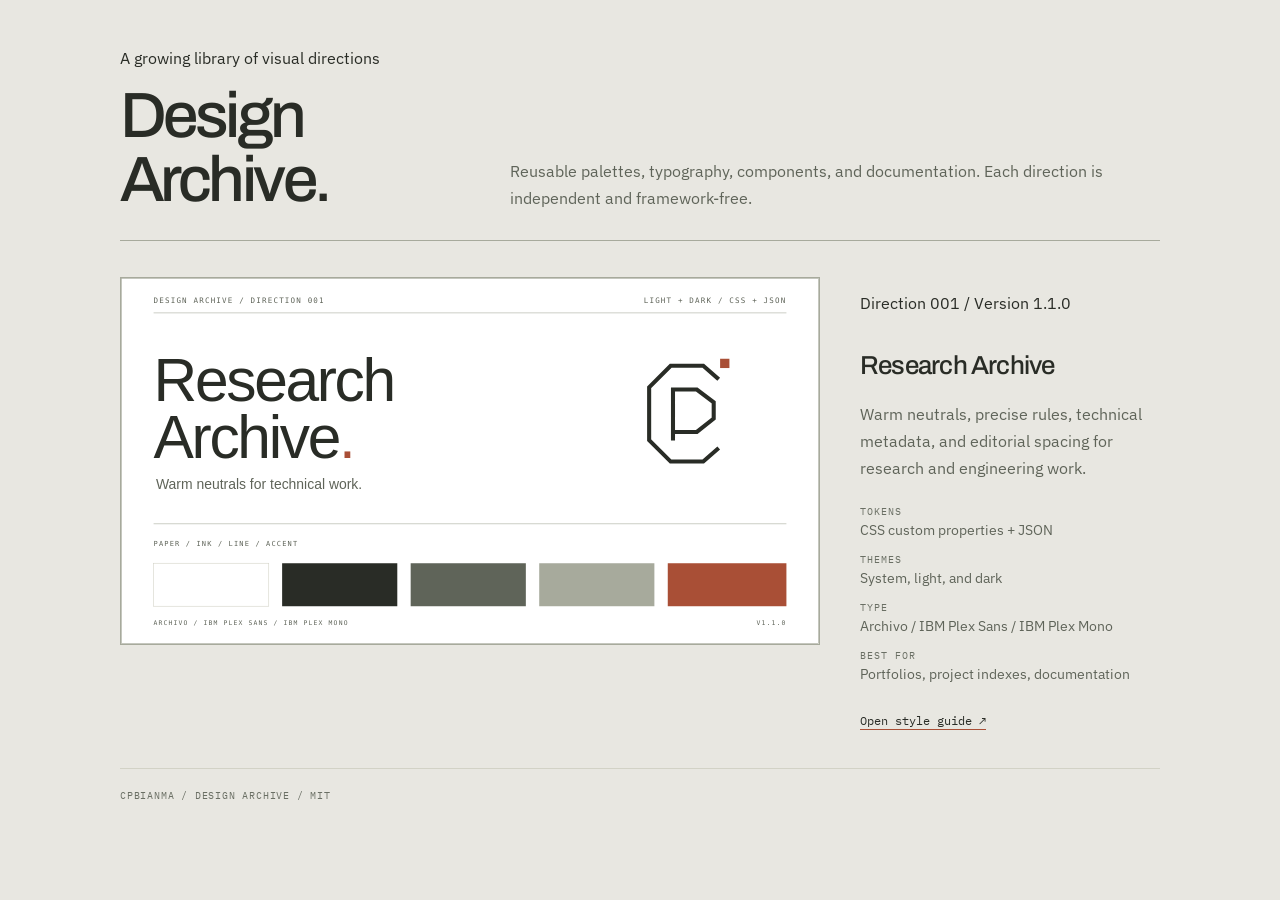
<file: index.html>
<!doctype html>
<html lang="en">
<head>
  <meta charset="utf-8">
  <meta name="viewport" content="width=device-width, initial-scale=1">
  <title>Design Archive</title>
  <link rel="preconnect" href="https://fonts.googleapis.com">
  <link rel="preconnect" href="https://fonts.gstatic.com" crossorigin>
  <link rel="stylesheet" href="https://fonts.googleapis.com/css2?family=Archivo:wght@400;500;600&family=IBM+Plex+Mono:wght@400;500&family=IBM+Plex+Sans:wght@400;500;600&display=swap">
  <link rel="stylesheet" href="styles/research-archive/tokens.css">
  <style>
    * { box-sizing: border-box; }
    body { margin: 0; padding: 32px max(16px, 4vw) 64px; background: var(--ra-page); color: var(--ra-ink); font-family: var(--ra-font-body); }
    main { width: min(100%, 1040px); margin-inline: auto; }
    header { display: flex; align-items: end; justify-content: space-between; gap: 32px; padding-bottom: 28px; border-bottom: var(--ra-border-strong); }
    h1 { margin: 8px 0 0; font-family: var(--ra-font-display); font-size: clamp(36px, 7vw, 64px); font-weight: 500; letter-spacing: -.055em; line-height: 1; }
    p { max-width: 65ch; }
    .intro { margin: 0; color: var(--ra-muted); line-height: 1.7; }
    .catalog { display: grid; grid-template-columns: minmax(0, 1.4fr) minmax(240px, .6fr); gap: 40px; padding-top: 36px; }
    .cover { display: block; width: 100%; height: auto; border: var(--ra-border-strong); }
    .details { display: grid; align-content: start; gap: 22px; }
    h2 { margin: 0; font-family: var(--ra-font-display); font-size: 26px; font-weight: 500; letter-spacing: -.03em; }
    dl { display: grid; gap: 14px; margin: 0; }
    dt { color: var(--ra-faint); font-family: var(--ra-font-mono); font-size: 10px; letter-spacing: .1em; text-transform: uppercase; }
    dd { margin: 3px 0 0; color: var(--ra-muted); font-size: 14px; }
    a { color: var(--ra-ink); text-decoration-color: var(--ra-accent); text-underline-offset: 4px; }
    a:focus-visible { outline: 2px solid var(--ra-focus); outline-offset: 4px; }
    .open { display: inline-block; margin-top: 8px; font-family: var(--ra-font-mono); font-size: 12px; }
    footer { margin-top: 40px; padding-top: 20px; border-top: var(--ra-border); color: var(--ra-faint); font-family: var(--ra-font-mono); font-size: 10px; letter-spacing: .08em; }
    @media (max-width: 720px) { header { align-items: start; flex-direction: column; } .catalog { grid-template-columns: 1fr; } }
  </style>
</head>
<body>
  <main>
    <header>
      <div><p class="ra-label">A growing library of visual directions</p><h1>Design Archive.</h1></div>
      <p class="intro">Reusable palettes, typography, components, and documentation. Each direction is independent and framework-free.</p>
    </header>
    <section class="catalog" aria-labelledby="style-name">
      <a href="styles/research-archive/preview.html"><img class="cover" src="styles/research-archive/assets/cover.svg" alt="Research Archive style cover"></a>
      <div class="details">
        <p class="ra-label">Direction 001 / Version 1.1.0</p>
        <h2 id="style-name">Research Archive</h2>
        <p class="intro">Warm neutrals, precise rules, technical metadata, and editorial spacing for research and engineering work.</p>
        <dl>
          <div><dt>Tokens</dt><dd>CSS custom properties + JSON</dd></div>
          <div><dt>Themes</dt><dd>System, light, and dark</dd></div>
          <div><dt>Type</dt><dd>Archivo / IBM Plex Sans / IBM Plex Mono</dd></div>
          <div><dt>Best for</dt><dd>Portfolios, project indexes, documentation</dd></div>
        </dl>
        <a class="open" href="styles/research-archive/preview.html">Open style guide ↗</a>
      </div>
    </section>
    <footer>CPBIANMA / DESIGN ARCHIVE / MIT</footer>
  </main>
</body>
</html>
</file>
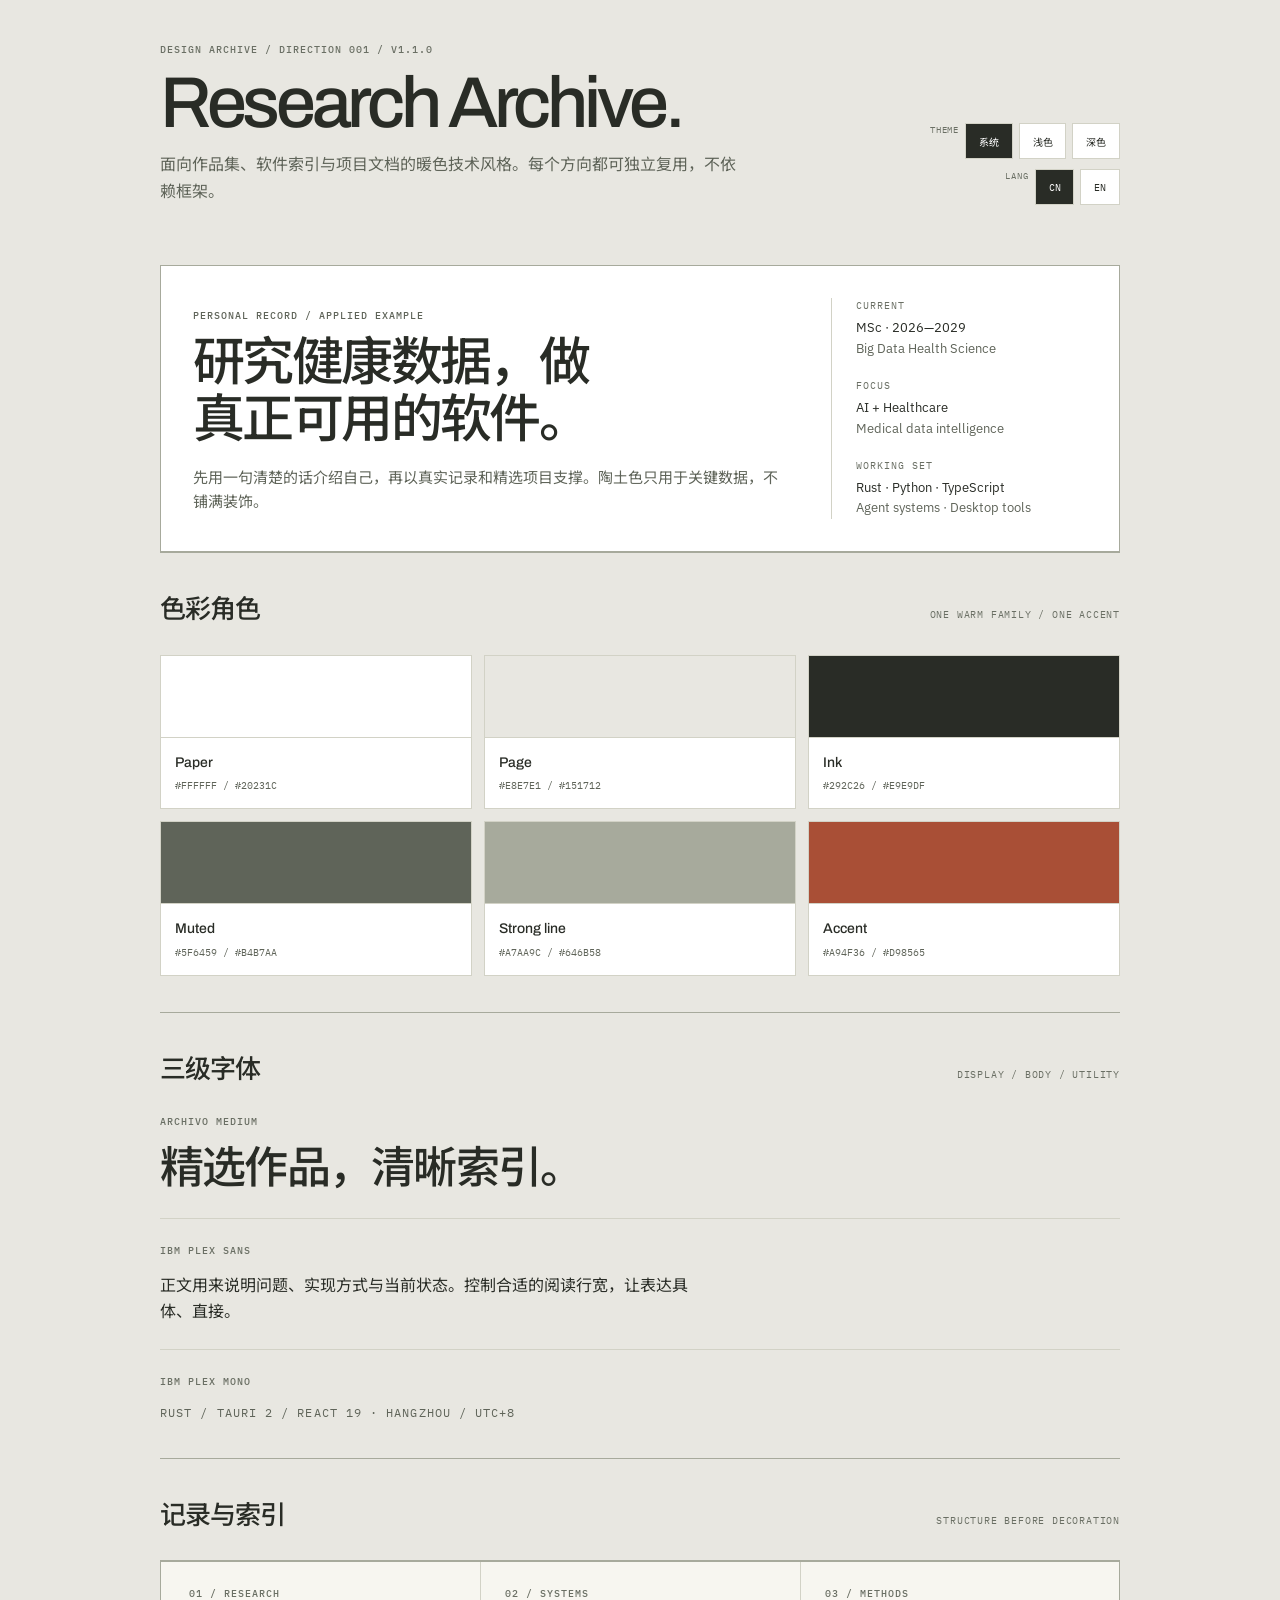
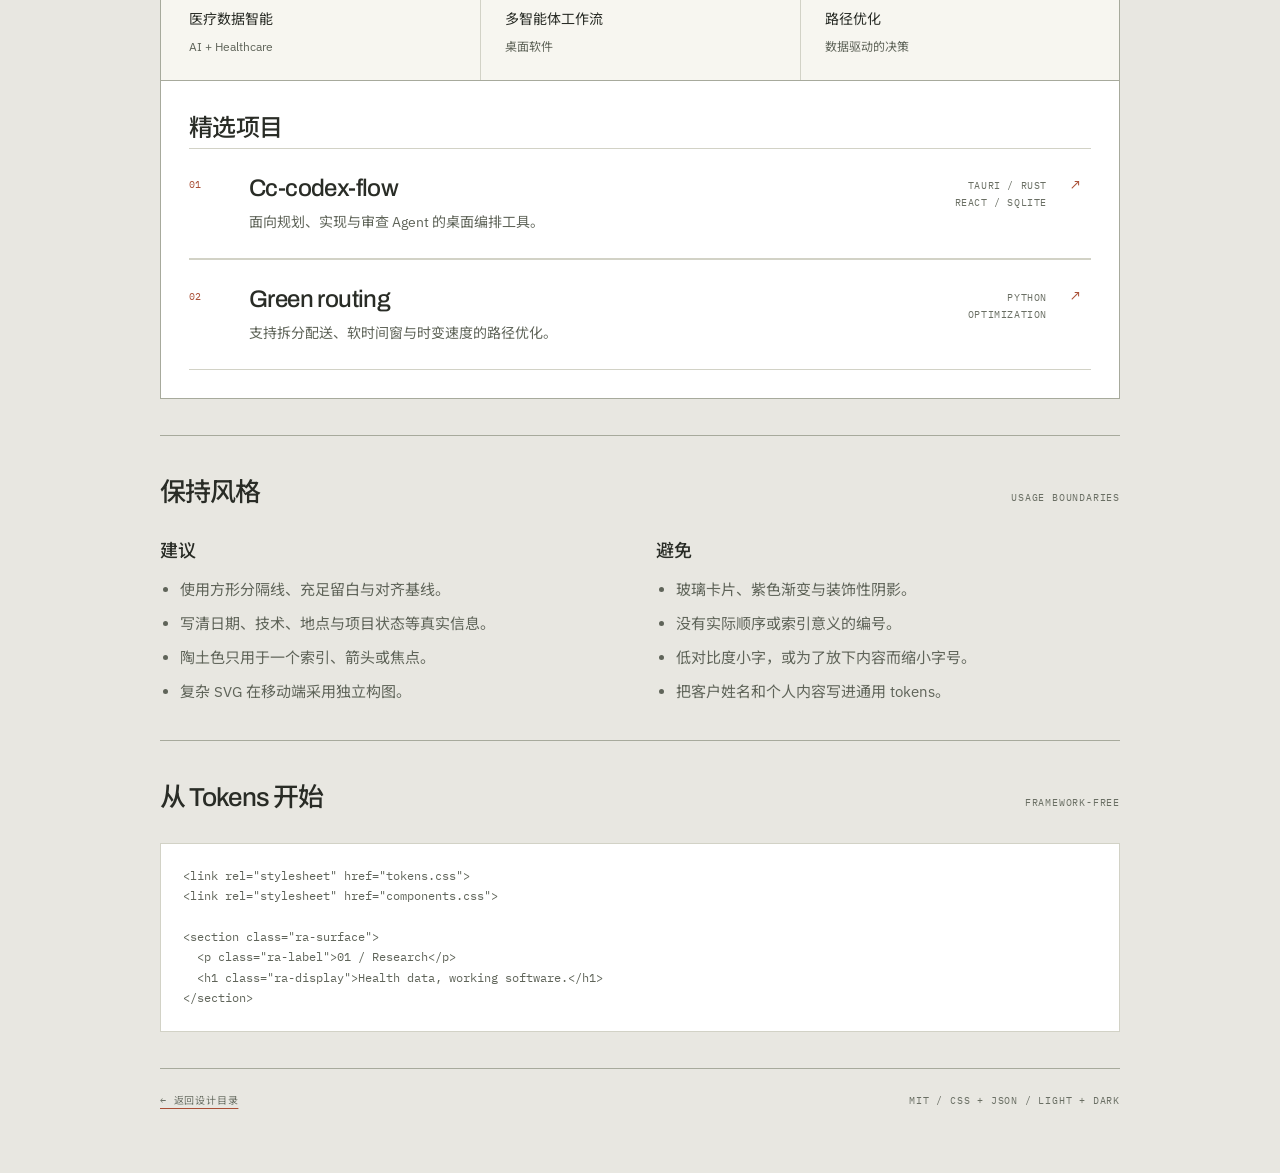
<file: styles/research-archive/preview.html>
<!doctype html>
<html lang="en">
<head>
  <meta charset="utf-8">
  <meta name="viewport" content="width=device-width, initial-scale=1">
  <title>Research Archive Style Guide</title>
  <link rel="icon" href="data:,">
  <link rel="preconnect" href="https://fonts.googleapis.com">
  <link rel="preconnect" href="https://fonts.gstatic.com" crossorigin>
  <link rel="stylesheet" href="https://fonts.googleapis.com/css2?family=Archivo:wght@400;500;600&family=IBM+Plex+Mono:wght@400;500&family=IBM+Plex+Sans:wght@400;500;600&family=Noto+Sans+SC:wght@400;500&display=swap">
  <link rel="stylesheet" href="tokens.css">
  <link rel="stylesheet" href="components.css">
  <style>
    * { box-sizing: border-box; }
    body { margin: 0; padding: 32px max(16px, 4vw) 64px; background: var(--ra-page); color: var(--ra-ink); font-family: var(--ra-font-body); font-size: 15px; line-height: 1.6; }
    main { width: min(100%, var(--ra-content)); margin-inline: auto; }
    a { color: inherit; text-decoration-color: var(--ra-accent); text-underline-offset: 4px; }
    a:focus-visible, button:focus-visible { outline: 2px solid var(--ra-focus); outline-offset: 4px; }
    .guide-header { display: grid; grid-template-columns: minmax(0, 1fr) auto; gap: 32px; align-items: end; padding-bottom: 32px; }
    h1 { margin: 8px 0 12px; font-family: var(--ra-font-display); font-size: clamp(42px, 8vw, 72px); font-weight: 500; letter-spacing: -.06em; line-height: 1; }
    .intro { max-width: 590px; margin: 0; color: var(--ra-muted); font-size: 16px; line-height: 1.7; text-wrap: pretty; }
    .theme-controls { display: flex; flex-wrap: wrap; gap: 6px; }
    .preview-controls { display: grid; justify-items: end; gap: 10px; }
    .control-label { color: var(--ra-faint); font-family: var(--ra-font-mono); font-size: 9px; letter-spacing: .1em; }
    .hero-record { display: grid; grid-template-columns: minmax(0, 1.4fr) minmax(220px, .6fr); gap: 40px; margin-top: 28px; padding: 32px; }
    .hero-record h2 { margin: 12px 0 18px; font-family: var(--ra-font-display); font-size: clamp(32px, 6vw, 52px); font-weight: 500; letter-spacing: -.05em; line-height: 1.08; text-wrap: balance; }
    .hero-record p { margin-bottom: 0; color: var(--ra-muted); }
    .record-list { display: grid; align-content: start; gap: 18px; margin: 0; padding-left: 24px; border-left: var(--ra-border); }
    .record-list dt { color: var(--ra-faint); font-family: var(--ra-font-mono); font-size: 10px; letter-spacing: .1em; text-transform: uppercase; }
    .record-list dd { margin: 4px 0 0; font-size: 13px; }
    .record-list dd span { display: block; color: var(--ra-muted); }
    .section { padding-block: 36px; border-top: var(--ra-border-strong); }
    .section-heading { display: flex; align-items: baseline; justify-content: space-between; gap: 20px; margin-bottom: 24px; }
    .section-heading h2 { margin: 0; font-family: var(--ra-font-display); font-size: 26px; font-weight: 500; letter-spacing: -.035em; }
    .section-heading p { margin: 0; color: var(--ra-faint); font-family: var(--ra-font-mono); font-size: 10px; letter-spacing: .08em; text-transform: uppercase; }
    .swatches { display: grid; grid-template-columns: repeat(3, minmax(0, 1fr)); gap: 12px; }
    .swatch { border: var(--ra-border); background: var(--ra-paper); }
    .swatch-color { height: 82px; border-bottom: var(--ra-border); background: var(--swatch); }
    .swatch-copy { display: grid; gap: 4px; padding: 14px; }
    .swatch-copy strong { font-family: var(--ra-font-display); font-size: 14px; font-weight: 500; }
    .swatch-copy span { color: var(--ra-muted); font-family: var(--ra-font-mono); font-size: 10px; line-height: 1.6; }
    .type-specimens { display: grid; gap: 0; }
    .type-row { display: grid; gap: 14px; padding-block: 24px; border-top: var(--ra-border); }
    .type-row:first-child { padding-top: 0; border-top: 0; }
    .type-row:last-child { padding-bottom: 0; }
    .type-display { max-width: 20ch; margin: 0; font-family: var(--ra-font-display); font-size: clamp(32px, 5vw, 44px); font-weight: 500; letter-spacing: -.04em; line-height: 1.15; }
    .type-body { max-width: 55ch; margin: 0; font-size: 16px; line-height: 1.65; }
    .type-mono { margin: 0; color: var(--ra-muted); font-family: var(--ra-font-mono); font-size: 12px; letter-spacing: .09em; text-transform: uppercase; }
    .demo-surface { padding: 0 28px 28px; }
    .demo-surface .ra-record-grid { margin-inline: -28px; }
    .demo-surface .ra-record-cell:first-child { padding-left: 28px; }
    .demo-surface .ra-record-cell:last-child { padding-right: 28px; }
    .work-heading { padding-top: 28px; }
    .work-heading h3 { margin: 0; font-family: var(--ra-font-display); font-size: 24px; font-weight: 500; letter-spacing: -.03em; }
    .guidance { display: grid; grid-template-columns: 1fr 1fr; gap: 32px; }
    .guidance h3 { margin: 0 0 12px; font-family: var(--ra-font-display); font-size: 18px; font-weight: 500; }
    .guidance ul { display: grid; gap: 10px; margin: 0; padding-left: 20px; color: var(--ra-muted); }
    pre { overflow-x: auto; margin: 0; padding: 22px; border: var(--ra-border); background: var(--ra-paper); color: var(--ra-muted); font-family: var(--ra-font-mono); font-size: 12px; line-height: 1.7; }
    code { font-family: inherit; }
    .guide-footer { display: flex; justify-content: space-between; gap: 20px; padding-top: 24px; border-top: var(--ra-border-strong); color: var(--ra-faint); font-family: var(--ra-font-mono); font-size: 10px; letter-spacing: .08em; }
    @media (max-width: 720px) {
      body { padding-top: 22px; }
      .guide-header, .hero-record { grid-template-columns: 1fr; }
      .preview-controls { justify-items: start; }
      .record-list { padding: 22px 0 0; border-top: var(--ra-border); border-left: 0; }
      .swatches { grid-template-columns: repeat(2, minmax(0, 1fr)); }
      .type-row { grid-template-columns: 1fr; gap: 10px; }
      .guidance { grid-template-columns: 1fr; }
    }
    @media (max-width: 480px) {
      .hero-record { padding: 24px 20px; }
      .section-heading { align-items: flex-start; flex-direction: column; gap: 6px; }
      .swatches { grid-template-columns: 1fr; }
      .demo-surface { padding: 0 20px 20px; }
      .demo-surface .ra-record-grid { margin-inline: -20px; }
      .demo-surface .ra-record-cell:first-child, .demo-surface .ra-record-cell:last-child { padding-inline: 20px; }
      .guide-footer { flex-direction: column; }
    }
  </style>
</head>
<body>
  <main>
    <header class="guide-header">
      <div>
        <p class="ra-label">Design Archive / Direction 001 / v1.1.0</p>
        <h1>Research Archive.</h1>
        <p class="intro">Warm neutrals for technical work. A reusable direction for research portfolios, software indexes, and project documentation.</p>
      </div>
      <div class="preview-controls">
        <div class="theme-controls" aria-label="Color theme">
          <span class="control-label">THEME</span>
          <button class="ra-button" type="button" data-theme-choice="system" aria-pressed="true">System</button>
          <button class="ra-button" type="button" data-theme-choice="light" aria-pressed="false">Light</button>
          <button class="ra-button" type="button" data-theme-choice="dark" aria-pressed="false">Dark</button>
        </div>
        <div class="theme-controls" aria-label="Language / 语言">
          <span class="control-label">LANG</span>
          <button class="ra-button" type="button" data-language-choice="cn" aria-pressed="true">CN</button>
          <button class="ra-button" type="button" data-language-choice="en" aria-pressed="false">EN</button>
        </div>
      </div>
    </header>

    <section class="hero-record ra-surface" aria-label="Applied introduction">
      <div>
        <p class="ra-label">Personal record / Applied example</p>
        <h2>Health data,<br>working software.</h2>
        <p>One clear statement, supported by real records and selected work. The accent identifies data points rather than decorating every surface.</p>
      </div>
      <dl class="record-list">
        <div><dt>Current</dt><dd>MSc · 2026—2029<span>Big Data Health Science</span></dd></div>
        <div><dt>Focus</dt><dd>AI + Healthcare<span>Medical data intelligence</span></dd></div>
        <div><dt>Working set</dt><dd>Rust · Python · TypeScript<span>Agent systems · Desktop tools</span></dd></div>
      </dl>
    </section>

    <section class="section" aria-labelledby="color-title">
      <div class="section-heading"><h2 id="color-title">Color roles</h2><p>One warm family / one accent</p></div>
      <div class="swatches">
        <div class="swatch"><div class="swatch-color" style="--swatch: var(--ra-paper)"></div><div class="swatch-copy"><strong>Paper</strong><span>#FFFFFF / #20231C</span></div></div>
        <div class="swatch"><div class="swatch-color" style="--swatch: var(--ra-page)"></div><div class="swatch-copy"><strong>Page</strong><span>#E8E7E1 / #151712</span></div></div>
        <div class="swatch"><div class="swatch-color" style="--swatch: var(--ra-ink)"></div><div class="swatch-copy"><strong>Ink</strong><span>#292C26 / #E9E9DF</span></div></div>
        <div class="swatch"><div class="swatch-color" style="--swatch: var(--ra-muted)"></div><div class="swatch-copy"><strong>Muted</strong><span>#5F6459 / #B4B7AA</span></div></div>
        <div class="swatch"><div class="swatch-color" style="--swatch: var(--ra-line-strong)"></div><div class="swatch-copy"><strong>Strong line</strong><span>#A7AA9C / #646B58</span></div></div>
        <div class="swatch"><div class="swatch-color" style="--swatch: var(--ra-accent)"></div><div class="swatch-copy"><strong>Accent</strong><span>#A94F36 / #D98565</span></div></div>
      </div>
    </section>

    <section class="section" aria-labelledby="type-title">
      <div class="section-heading"><h2 id="type-title">Three type roles</h2><p>Display / body / utility</p></div>
      <div class="type-specimens">
        <div class="type-row"><span class="ra-label">Archivo Medium</span><p class="type-display">Selected work, clearly indexed.</p></div>
        <div class="type-row"><span class="ra-label">IBM Plex Sans</span><p class="type-body">Use running text to explain the problem, the implementation, and the current state. Keep the measure comfortable and the language specific.</p></div>
        <div class="type-row"><span class="ra-label">IBM Plex Mono</span><p class="type-mono">Rust / Tauri 2 / React 19 · Hangzhou / UTC+8</p></div>
      </div>
    </section>

    <section class="section" aria-labelledby="components-title">
      <div class="section-heading"><h2 id="components-title">Record + index</h2><p>Structure before decoration</p></div>
      <div class="demo-surface ra-surface">
        <div class="ra-record-grid">
          <div class="ra-record-cell"><span class="ra-label">01 / Research</span><p class="ra-record-value">Medical data intelligence</p><p class="ra-record-detail">AI + Healthcare</p></div>
          <div class="ra-record-cell"><span class="ra-label">02 / Systems</span><p class="ra-record-value">Multi-agent workflows</p><p class="ra-record-detail">Desktop software</p></div>
          <div class="ra-record-cell"><span class="ra-label">03 / Methods</span><p class="ra-record-value">Routing optimization</p><p class="ra-record-detail">Data-informed decisions</p></div>
        </div>
        <div class="work-heading"><h3>Selected work</h3></div>
        <ul class="ra-index">
          <li><a class="ra-index-item" href="https://github.com/CPbianma/Cc-codex-flow"><span class="ra-index-number">01</span><span><span class="ra-index-title">Cc-codex-flow</span><span class="ra-index-description">Desktop orchestration for planning, implementation, and review agents.</span></span><span class="ra-index-meta">Tauri / Rust<br>React / SQLite</span><span class="ra-index-arrow">↗</span></a></li>
          <li><a class="ra-index-item" href="https://github.com/CPbianma/green-vrptw-split-delivery"><span class="ra-index-number">02</span><span><span class="ra-index-title">Green routing</span><span class="ra-index-description">Split deliveries, soft time windows, and time-varying speeds.</span></span><span class="ra-index-meta">Python<br>Optimization</span><span class="ra-index-arrow">↗</span></a></li>
        </ul>
      </div>
    </section>

    <section class="section" aria-labelledby="rules-title">
      <div class="section-heading"><h2 id="rules-title">Keep the character</h2><p>Usage boundaries</p></div>
      <div class="guidance">
        <div><h3>Use</h3><ul><li>Square rules, generous whitespace, and aligned baselines.</li><li>Specific dates, technologies, locations, and project states.</li><li>A single terracotta point for an index, arrow, or focus.</li><li>Separate mobile compositions for dense SVG artwork.</li></ul></div>
        <div><h3>Avoid</h3><ul><li>Glass cards, purple gradients, and decorative shadows.</li><li>Numbering that does not encode a real order or index.</li><li>Low-contrast captions or shrinking copy to make it fit.</li><li>Client names and personal content in reusable tokens.</li></ul></div>
      </div>
    </section>

    <section class="section" aria-labelledby="code-title">
      <div class="section-heading"><h2 id="code-title">Start with tokens</h2><p>Framework-free</p></div>
      <pre><code>&lt;link rel="stylesheet" href="tokens.css"&gt;
&lt;link rel="stylesheet" href="components.css"&gt;

&lt;section class="ra-surface"&gt;
  &lt;p class="ra-label"&gt;01 / Research&lt;/p&gt;
  &lt;h1 class="ra-display"&gt;Health data, working software.&lt;/h1&gt;
&lt;/section&gt;</code></pre>
    </section>

    <footer class="guide-footer"><a href="../../index.html">← Design Archive catalog</a><span>MIT / CSS + JSON / LIGHT + DARK</span></footer>
  </main>

  <script>
    const themeButtons = [...document.querySelectorAll('[data-theme-choice]')];
    themeButtons.forEach((button) => {
      button.addEventListener('click', () => {
        const choice = button.dataset.themeChoice;
        if (choice === 'system') delete document.documentElement.dataset.theme;
        else document.documentElement.dataset.theme = choice;
        themeButtons.forEach((item) => item.setAttribute('aria-pressed', String(item === button)));
      });
    });

    const languageButtons = [...document.querySelectorAll('[data-language-choice]')];
    const translations = [
      ['.guide-header .intro', '面向作品集、软件索引与项目文档的暖色技术风格。每个方向都可独立复用，不依赖框架。', 'Warm neutrals for technical work. A reusable direction for research portfolios, software indexes, and project documentation.'],
      ['.hero-record h2', '研究健康数据，做真正可用的软件。', 'Health data, working software.'],
      ['.hero-record > div:first-child > p:last-child', '先用一句清楚的话介绍自己，再以真实记录和精选项目支撑。陶土色只用于关键数据，不铺满装饰。', 'One clear statement, supported by real records and selected work. The accent identifies data points rather than decorating every surface.'],
      ['#color-title', '色彩角色', 'Color roles'],
      ['#type-title', '三级字体', 'Three type roles'],
      ['.type-display', '精选作品，清晰索引。', 'Selected work, clearly indexed.'],
      ['.type-body', '正文用来说明问题、实现方式与当前状态。控制合适的阅读行宽，让表达具体、直接。', 'Use running text to explain the problem, the implementation, and the current state. Keep the measure comfortable and the language specific.'],
      ['#components-title', '记录与索引', 'Record + index'],
      ['.work-heading h3', '精选项目', 'Selected work'],
      ['#rules-title', '保持风格', 'Keep the character'],
      ['#code-title', '从 Tokens 开始', 'Start with tokens'],
      ['.guide-footer a', '← 返回设计目录', '← Design Archive catalog']
    ];
    const guidance = [
      ['.guidance > div:first-child h3', '建议', 'Use'],
      ['.guidance > div:last-child h3', '避免', 'Avoid']
    ];
    const useItems = [
      ['使用方形分隔线、充足留白与对齐基线。', 'Square rules, generous whitespace, and aligned baselines.'],
      ['写清日期、技术、地点与项目状态等真实信息。', 'Specific dates, technologies, locations, and project states.'],
      ['陶土色只用于一个索引、箭头或焦点。', 'A single terracotta point for an index, arrow, or focus.'],
      ['复杂 SVG 在移动端采用独立构图。', 'Separate mobile compositions for dense SVG artwork.']
    ];
    const avoidItems = [
      ['玻璃卡片、紫色渐变与装饰性阴影。', 'Glass cards, purple gradients, and decorative shadows.'],
      ['没有实际顺序或索引意义的编号。', 'Numbering that does not encode a real order or index.'],
      ['低对比度小字，或为了放下内容而缩小字号。', 'Low-contrast captions or shrinking copy to make it fit.'],
      ['把客户姓名和个人内容写进通用 tokens。', 'Client names and personal content in reusable tokens.']
    ];
    const projectCopy = [
      ['面向规划、实现与审查 Agent 的桌面编排工具。', 'Desktop orchestration for planning, implementation, and review agents.'],
      ['支持拆分配送、软时间窗与时变速度的路径优化。', 'Split deliveries, soft time windows, and time-varying speeds.']
    ];

    function setLanguage(language) {
      const cn = language === 'cn';
      document.documentElement.lang = cn ? 'zh-CN' : 'en';
      document.title = cn ? '研究档案 · 设计指南' : 'Research Archive Style Guide';
      translations.forEach(([selector, zh, en]) => {
        const element = document.querySelector(selector);
        if (element) element.textContent = cn ? zh : en;
      });
      guidance.forEach(([selector, zh, en]) => { document.querySelector(selector).textContent = cn ? zh : en; });
      document.querySelectorAll('.guidance > div:first-child li').forEach((item, index) => { item.textContent = cn ? useItems[index][0] : useItems[index][1]; });
      document.querySelectorAll('.guidance > div:last-child li').forEach((item, index) => { item.textContent = cn ? avoidItems[index][0] : avoidItems[index][1]; });
      document.querySelectorAll('.ra-index-description').forEach((item, index) => { item.textContent = cn ? projectCopy[index][0] : projectCopy[index][1]; });
      const values = ['医疗数据智能', '多智能体工作流', '路径优化'];
      const details = ['AI + Healthcare', '桌面软件', '数据驱动的决策'];
      document.querySelectorAll('.demo-surface .ra-record-value').forEach((item, index) => { item.textContent = cn ? values[index] : ['Medical data intelligence', 'Multi-agent workflows', 'Routing optimization'][index]; });
      document.querySelectorAll('.demo-surface .ra-record-detail').forEach((item, index) => { item.textContent = cn ? details[index] : ['AI + Healthcare', 'Desktop software', 'Data-informed decisions'][index]; });
      const themeNames = cn ? ['系统', '浅色', '深色'] : ['System', 'Light', 'Dark'];
      themeButtons.forEach((button, index) => { button.textContent = themeNames[index]; });
      languageButtons.forEach((button) => button.setAttribute('aria-pressed', String(button.dataset.languageChoice === language)));
    }

    languageButtons.forEach((button) => button.addEventListener('click', () => setLanguage(button.dataset.languageChoice)));
    setLanguage('cn');
  </script>
</body>
</html>
</file>
<file: styles/research-archive/tokens.css>
/* Research Archive · v1.1.0
   Color roles and type decisions for warm, technical editorial interfaces. */
:root {
  color-scheme: light;
  --ra-page: #e8e7e1;
  --ra-paper: #ffffff;
  --ra-wash: #f7f6f0;
  --ra-ink: #292c26;
  --ra-muted: #5f6459;
  --ra-faint: #6a6f64;
  --ra-line: #d2d2c6;
  --ra-line-strong: #a7aa9c;
  --ra-accent: #a94f36;
  --ra-control: #deded4;
  --ra-focus: #a94f36;

  --ra-font-display: "Archivo", "Noto Sans SC", sans-serif;
  --ra-font-body: "IBM Plex Sans", "Noto Sans SC", sans-serif;
  --ra-font-mono: "IBM Plex Mono", "Noto Sans SC", monospace;

  --ra-text-xs: 0.625rem;
  --ra-text-sm: 0.75rem;
  --ra-text-md: 0.875rem;
  --ra-text-lg: 1.125rem;
  --ra-text-xl: 1.5rem;
  --ra-text-display: clamp(2.5rem, 7vw, 3.5rem);

  --ra-space-1: 0.25rem;
  --ra-space-2: 0.5rem;
  --ra-space-3: 0.75rem;
  --ra-space-4: 1rem;
  --ra-space-5: 1.5rem;
  --ra-space-6: 2rem;
  --ra-space-7: 3rem;
  --ra-space-8: 4rem;

  --ra-radius: 0;
  --ra-border: 1px solid var(--ra-line);
  --ra-border-strong: 1px solid var(--ra-line-strong);
  --ra-content: 60rem;
  --ra-reading: 65ch;
  --ra-ease: cubic-bezier(0.32, 0.72, 0, 1);
  --ra-duration: 220ms;
}

@media (prefers-color-scheme: dark) {
  :root:not([data-theme="light"]) {
    color-scheme: dark;
    --ra-page: #151712;
    --ra-paper: #20231c;
  --ra-wash: #20231c;
    --ra-wash: #20231c;
    --ra-ink: #e9e9df;
    --ra-muted: #b4b7aa;
    --ra-faint: #a2a797;
    --ra-line: #3c4135;
    --ra-line-strong: #646b58;
    --ra-accent: #d98565;
    --ra-control: #30352a;
    --ra-focus: #d98565;
  }
}

:root[data-theme="dark"] {
  color-scheme: dark;
  --ra-page: #151712;
  --ra-paper: #20231c;
  --ra-wash: #20231c;
  --ra-ink: #e9e9df;
  --ra-muted: #b4b7aa;
  --ra-faint: #a2a797;
  --ra-line: #3c4135;
  --ra-line-strong: #646b58;
  --ra-accent: #d98565;
  --ra-control: #30352a;
  --ra-focus: #d98565;
}
</file>
<file: styles/research-archive/components.css>
/* Optional web patterns. Import tokens.css first. */
.ra-surface {
  border: var(--ra-border-strong);
  background: var(--ra-paper);
  color: var(--ra-ink);
}

.ra-label {
  color: var(--ra-faint);
  font-family: var(--ra-font-mono);
  font-size: var(--ra-text-xs);
  font-weight: 500;
  letter-spacing: 0.1em;
  line-height: 1.5;
  text-transform: uppercase;
}

.ra-display {
  color: var(--ra-ink);
  font-family: var(--ra-font-display);
  font-size: var(--ra-text-display);
  font-weight: 500;
  letter-spacing: -0.055em;
  line-height: 1;
  text-wrap: balance;
}

.ra-record-grid {
  display: grid;
  grid-template-columns: repeat(3, minmax(0, 1fr));
  border-top: var(--ra-border-strong);
  border-bottom: var(--ra-border-strong);
  background: var(--ra-wash);
}

.ra-record-cell {
  display: grid;
  align-content: start;
  gap: var(--ra-space-2);
  min-width: 0;
  padding: var(--ra-space-5);
}

.ra-record-cell + .ra-record-cell { border-left: var(--ra-border); }

.ra-record-value {
  margin: 0;
  color: var(--ra-ink);
  font-family: var(--ra-font-body);
  font-size: var(--ra-text-md);
  line-height: 1.5;
}

.ra-record-detail {
  margin: 0;
  color: var(--ra-muted);
  font-family: var(--ra-font-body);
  font-size: var(--ra-text-sm);
  line-height: 1.5;
}

.ra-index {
  display: grid;
  margin: 0;
  padding: 0;
  list-style: none;
}

.ra-index-item {
  display: grid;
  grid-template-columns: 2.25rem minmax(0, 1fr) auto 1.25rem;
  gap: var(--ra-space-5);
  align-items: start;
  padding-block: var(--ra-space-5);
  border-top: var(--ra-border);
  color: var(--ra-ink);
  text-decoration: none;
}

.ra-index-item:last-child { border-bottom: var(--ra-border); }

.ra-index-number {
  padding-top: 0.3rem;
  color: var(--ra-accent);
  font-family: var(--ra-font-mono);
  font-size: var(--ra-text-xs);
  font-variant-numeric: tabular-nums;
}

.ra-index-title {
  display: block;
  margin: 0 0 var(--ra-space-2);
  font-family: var(--ra-font-display);
  font-size: var(--ra-text-xl);
  font-weight: 500;
  letter-spacing: -0.025em;
  line-height: 1.25;
}

.ra-index-description {
  display: block;
  max-width: var(--ra-reading);
  margin: 0;
  color: var(--ra-muted);
  font-family: var(--ra-font-body);
  font-size: var(--ra-text-md);
  line-height: 1.65;
  text-wrap: pretty;
}

.ra-index-meta {
  padding-top: 0.3rem;
  color: var(--ra-faint);
  font-family: var(--ra-font-mono);
  font-size: var(--ra-text-xs);
  letter-spacing: 0.06em;
  line-height: 1.7;
  text-align: right;
  text-transform: uppercase;
}

.ra-index-arrow { color: var(--ra-accent); font-family: var(--ra-font-mono); }

.ra-button {
  min-height: 2.25rem;
  padding: 0.4rem 0.8rem;
  border: var(--ra-border);
  border-radius: var(--ra-radius);
  background: var(--ra-paper);
  color: var(--ra-ink);
  cursor: pointer;
  font-family: var(--ra-font-mono);
  font-size: var(--ra-text-xs);
  transition: background-color var(--ra-duration) var(--ra-ease), color var(--ra-duration) var(--ra-ease);
}

.ra-button[aria-pressed="true"] { background: var(--ra-ink); color: var(--ra-paper); }

.ra-button:focus-visible, .ra-index-item:focus-visible {
  outline: 2px solid var(--ra-focus);
  outline-offset: 4px;
}

@media (max-width: 640px) {
  .ra-record-grid { grid-template-columns: 1fr; }
  .ra-record-cell + .ra-record-cell { border-top: var(--ra-border); border-left: 0; }
  .ra-index-item { grid-template-columns: 1.75rem minmax(0, 1fr) 1rem; gap: var(--ra-space-3); }
  .ra-index-number { grid-row: 1 / 3; }
  .ra-index-meta { grid-column: 2; padding-top: 0; text-align: left; }
  .ra-index-arrow { grid-column: 3; grid-row: 1; }
}

@media (prefers-reduced-motion: reduce) {
  .ra-button { transition-duration: 0.01ms; }
}
</file>
